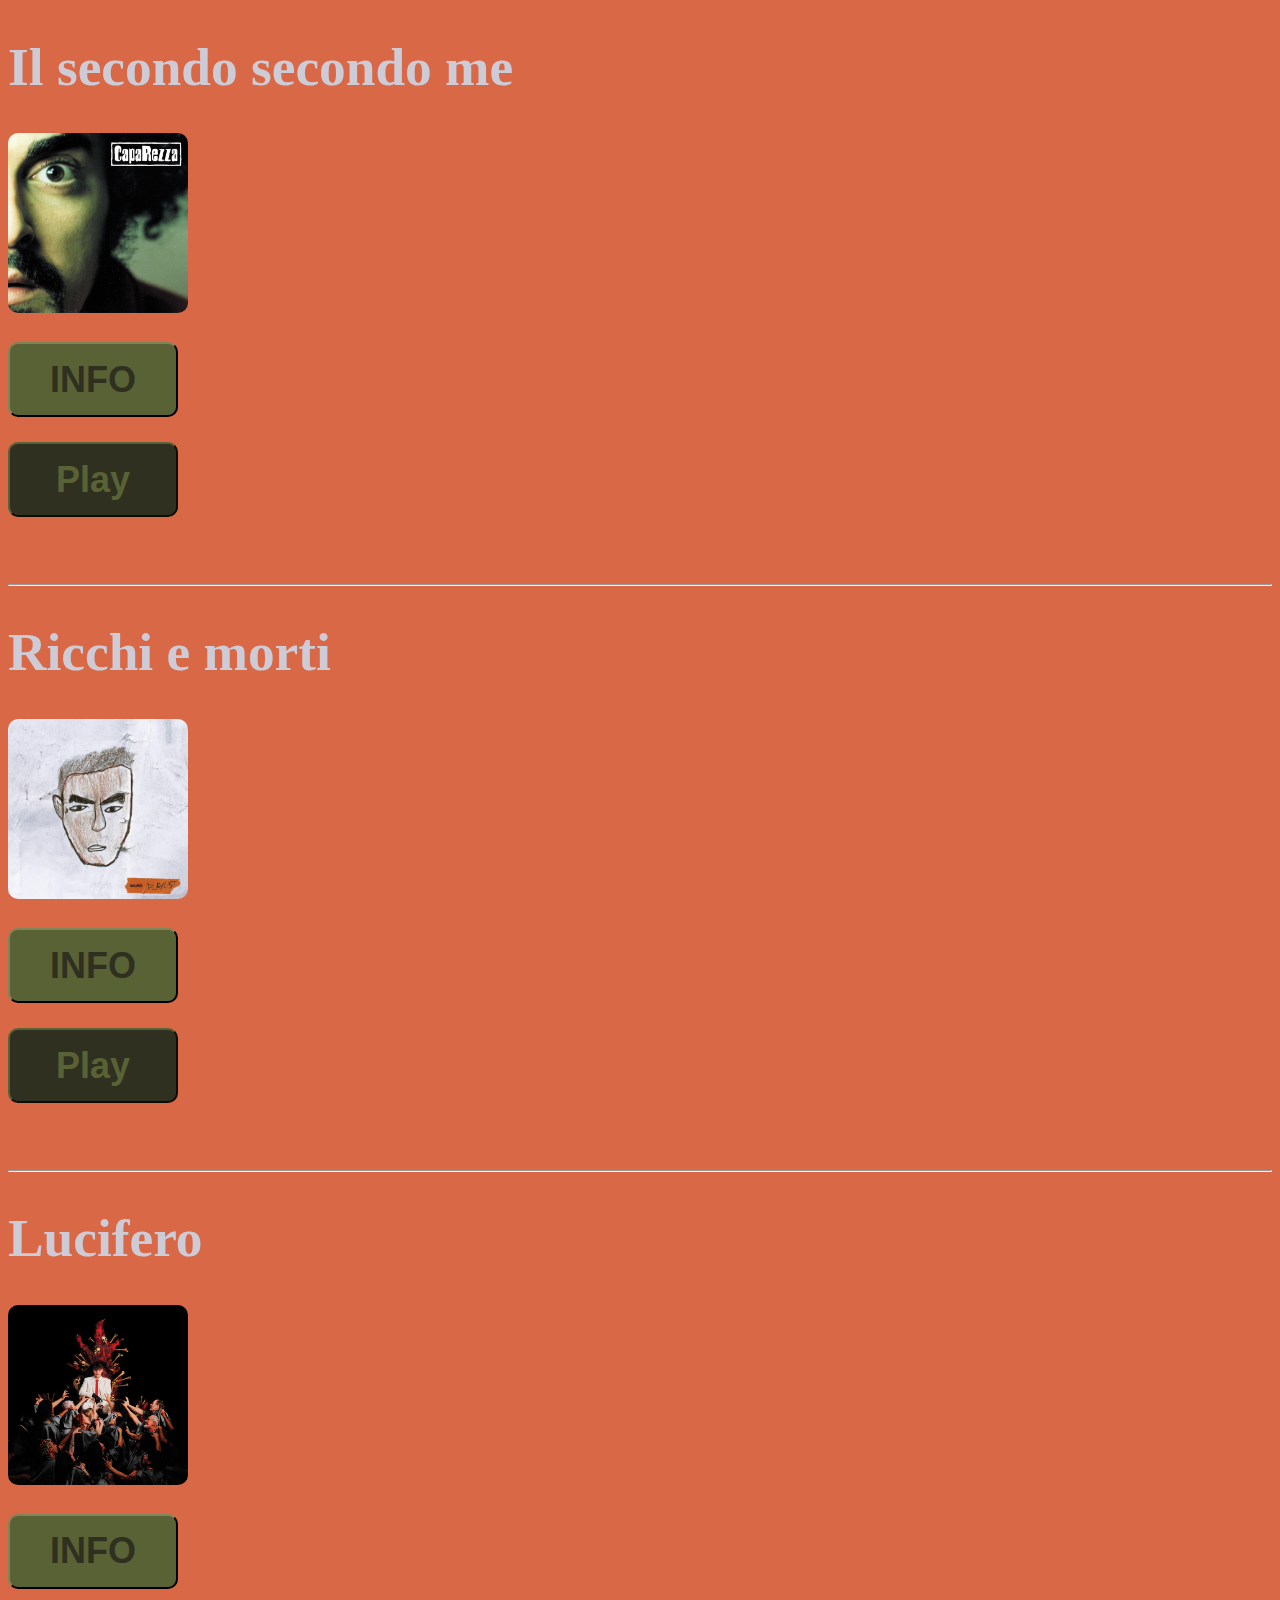
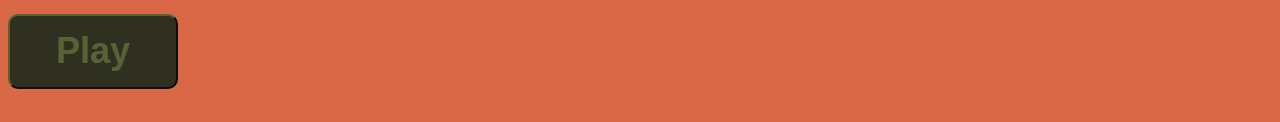
<file: index.html>
<!DOCTYPE html>
<html lang="en">

<head>
    <meta charset="UTF-8">
    <meta name="viewport" content="width=device-width, initial-scale=1.0">
    <title>canzoni</title>
    <link rel="stylesheet" href="style.css">
    <script src="script.js" defer></script>
</head>

<body class="sfondo">
    <h1 id="titolo1"></h1>
    <a href="veritasupposte.html">
        <img id="img1" src="">
    </a>
    <div class="spazio">
        <button class="info" onclick="info1()">INFO</button>
    </div>
    <div class="spazio">
        <button class="play" id="play1">Play</button>
    </div>
    <p id="infoc1"></p>
    <div class="iframe1">
        <iframe id="video1" width="560" height="315" src="https://www.youtube.com/embed/10DIJs67ReI?si=TORkVJDJUx7KZd73"
            title="YouTube video player" frameborder="0"
            allow="accelerometer; autoplay; clipboard-write; encrypted-media; gyroscope; picture-in-picture; web-share"
            referrerpolicy="strict-origin-when-cross-origin" allowfullscreen></iframe>
    </div>
    <div class="spazio"></div>

    <hr>

    <h1 id="titolo2"></h1>
    <a href="playlist.html">
        <img id="img2" src="">
    </a>
    <div class="spazio">
        <button class="info" onclick="info2()">INFO</button>
    </div>
    <div class="spazio">
        <button class="play" id="play2">Play</button>
    </div>
    <p id="infoc2"></p>
    <div class="iframe2">
        <iframe id="video2" width="560" height="315" src="https://www.youtube.com/embed/jMC1qSotmv4?si=tTArpmxq5GQIgD2a"
            title="YouTube video player" frameborder="0"
            allow="accelerometer; autoplay; clipboard-write; encrypted-media; gyroscope; picture-in-picture; web-share"
            referrerpolicy="strict-origin-when-cross-origin" allowfullscreen></iframe>
    </div>
    <div class="spazio"></div>

    <hr>

    <h1 id="titolo3"></h1>
    <a href="nomidiavolo.html">
        <img id="img3" src="">
    </a>
    <div class="spazio">
        <button class="info" onclick="info3()">INFO</button>
    </div>
    <div class="spazio">
        <button class="play" id="play3">Play</button>
    </div>
    <div class="iframe3 spazio">
        <iframe id="video3" width="560" height="315" src="https://www.youtube.com/embed/3F0LppqS6AU?si=PkQ2cqJCtp0z5j5F"
            title="YouTube video player" frameborder="0"
            allow="accelerometer; autoplay; clipboard-write; encrypted-media; gyroscope; picture-in-picture; web-share"
            referrerpolicy="strict-origin-when-cross-origin" allowfullscreen></iframe>
    </div>
    <p id="infoc3"></p>
</body>

</html>
</file>
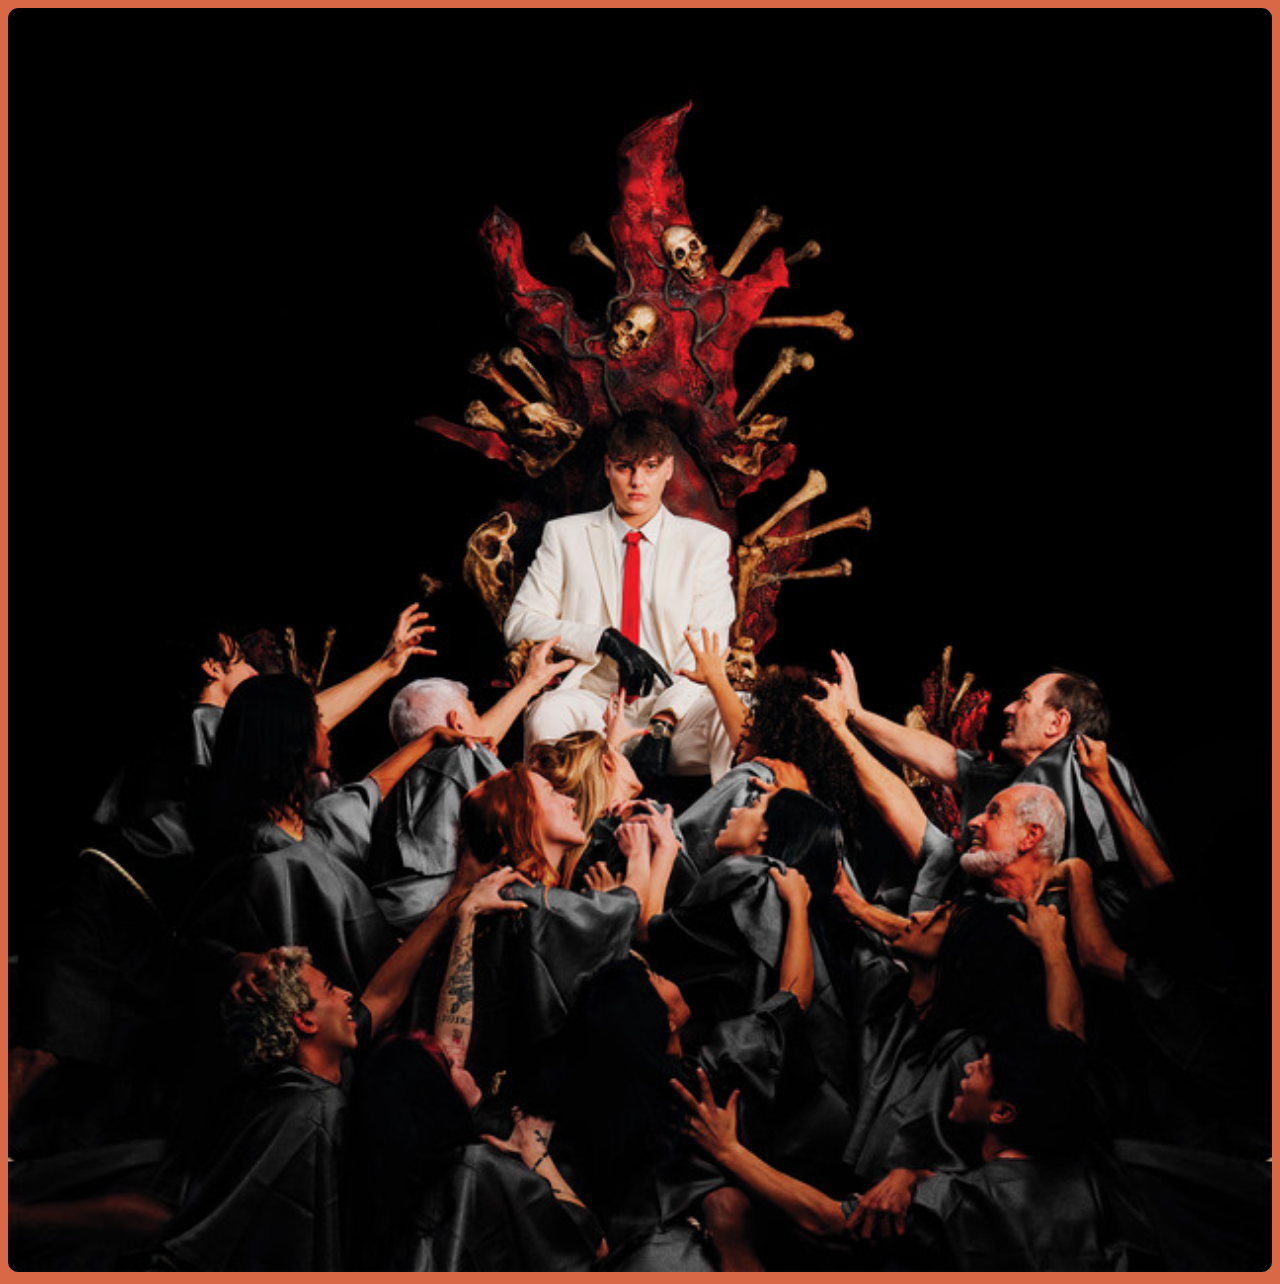
<file: nomidiavolo.html>
<!DOCTYPE html>
<html lang="en">
<head>
    <meta charset="UTF-8">
    <meta name="viewport" content="width=device-width, initial-scale=1.0">
    <link rel="stylesheet" href="style.css">
    <title>I nomi del diavolo</title>
</head>
<body class="sfondo">
    <img class="imgrande" src="images/nomidiavolo.jpg">
</body>
</html>
</file>
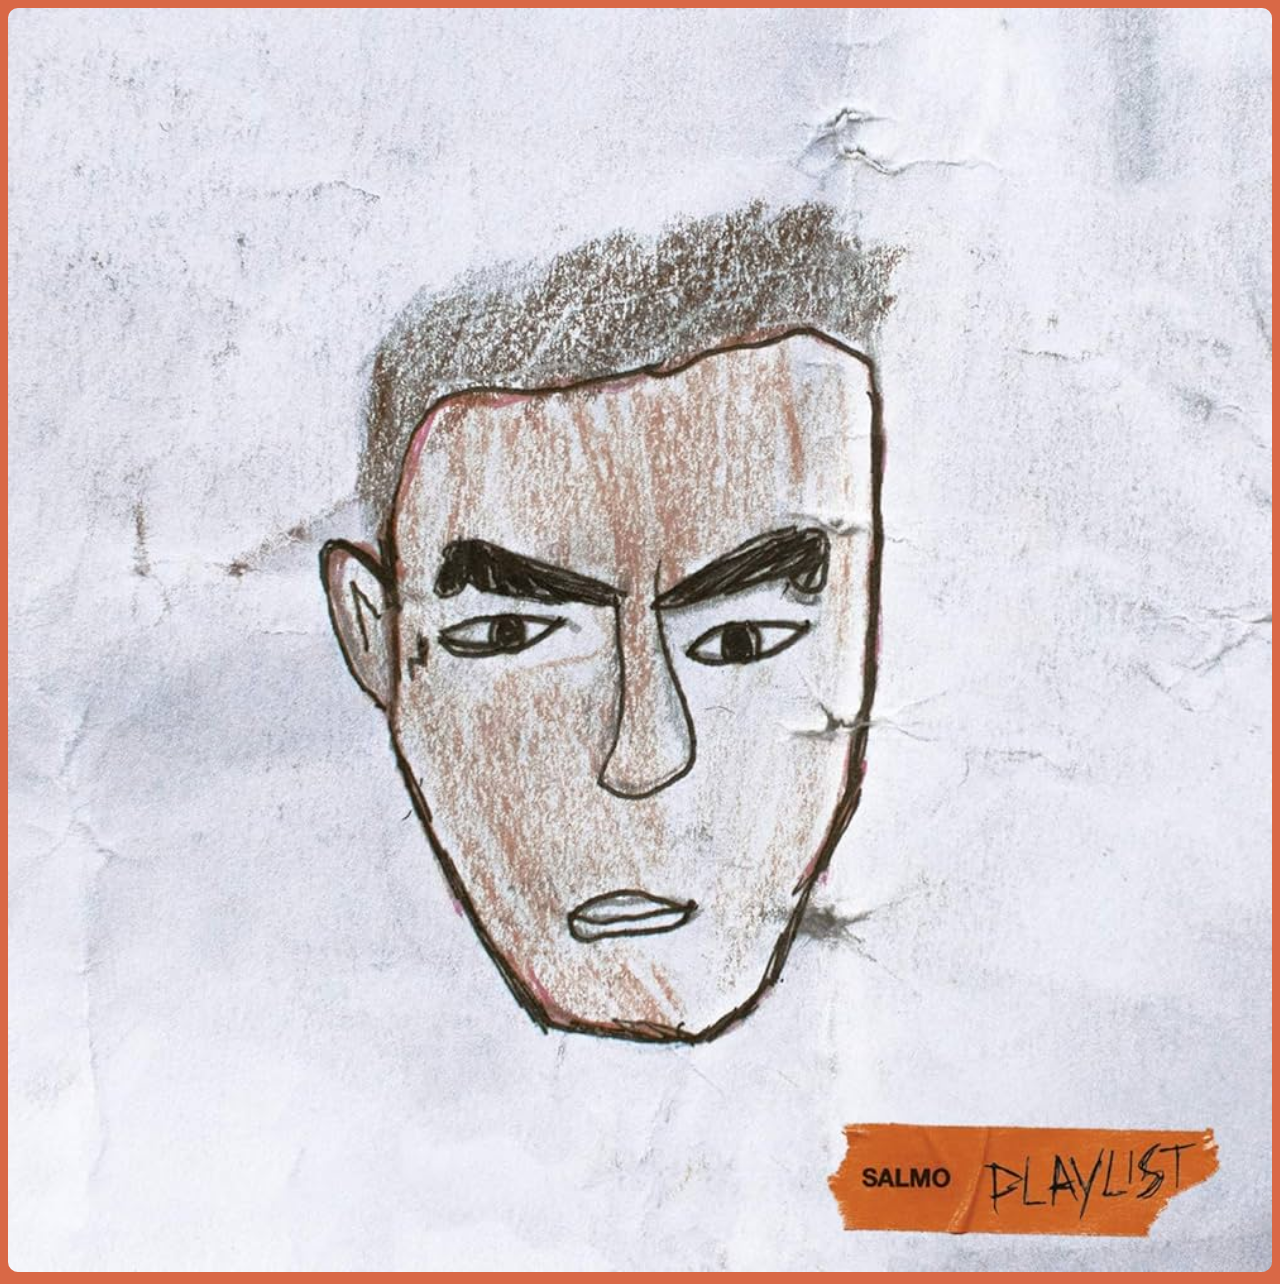
<file: playlist.html>
<!DOCTYPE html>
<html lang="en">
<head>
    <meta charset="UTF-8">
    <meta name="viewport" content="width=device-width, initial-scale=1.0">
    <link rel="stylesheet" href="style.css">
    <title>Playlist</title>
</head>
<body class="sfondo">
    <img class="imgrande" src="images/playlist.jpg">
</body>
</html>
</file>
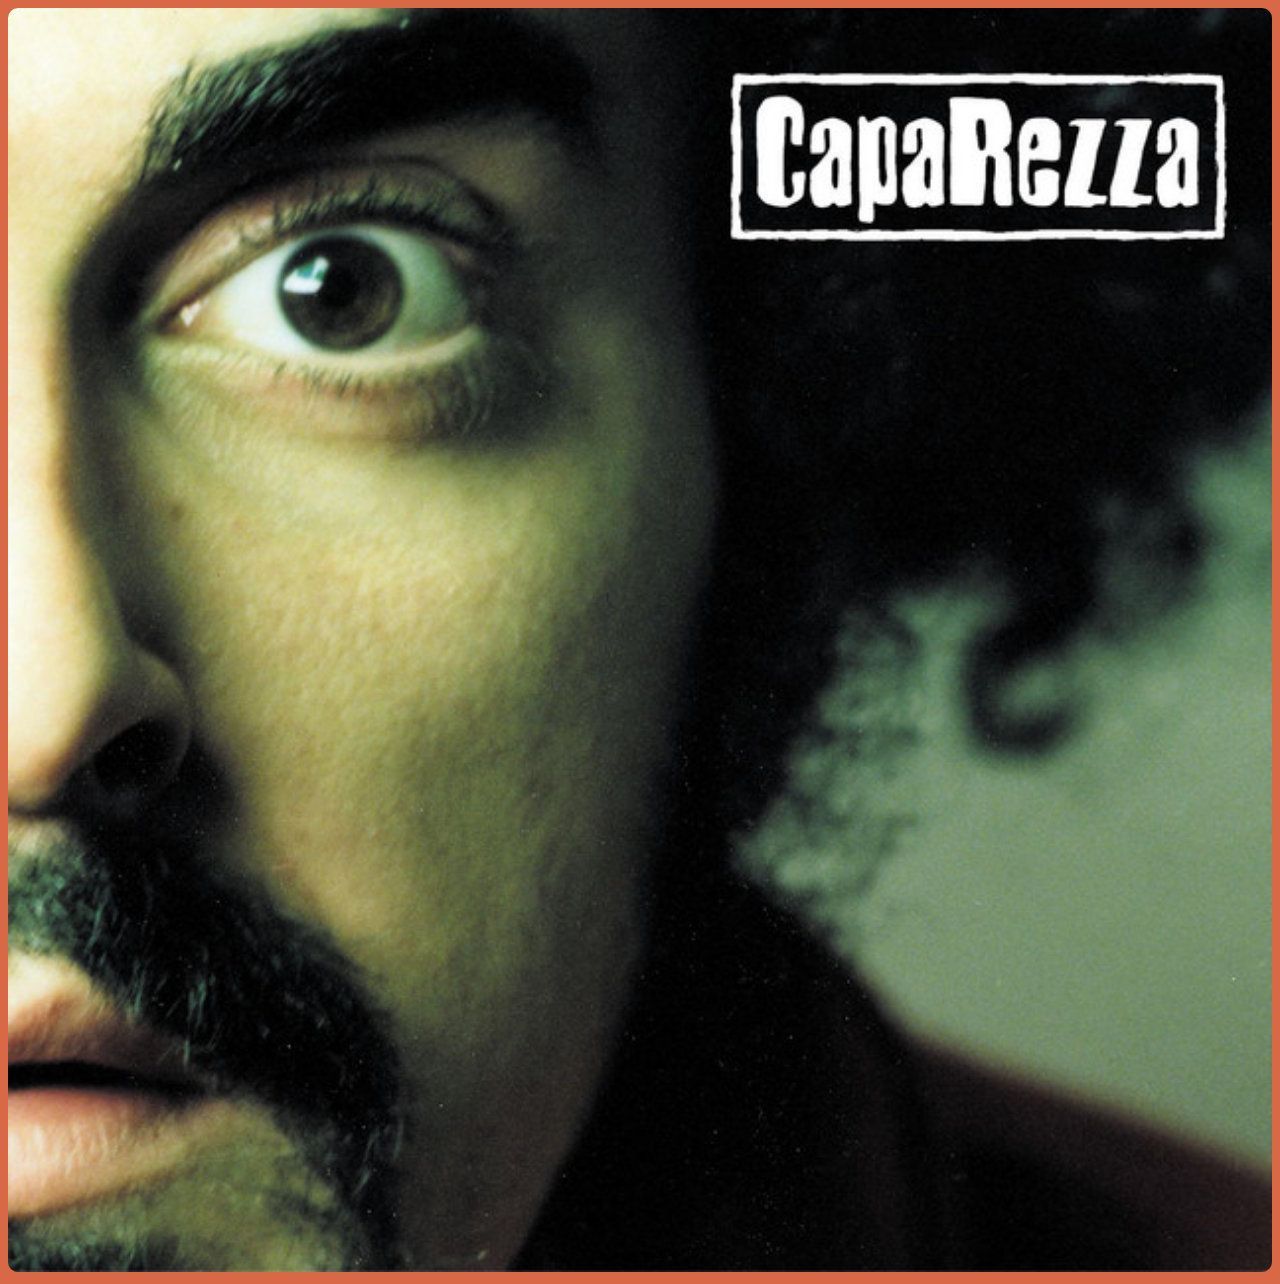
<file: veritasupposte.html>
<!DOCTYPE html>
<html lang="en">
<head>
    <meta charset="UTF-8">
    <meta name="viewport" content="width=device-width, initial-scale=1.0">
    <link rel="stylesheet" href="style.css">
    <title>Verità supposte</title>
</head>
<body class="sfondo">
    <img class="imgrande" src="images/veritasupposte.jpg">
</body>
</html>
</file>
<file: style.css>
.imgrande {
    width: 100%;
    height: 100%;
}

button {
    display: block;
    width: 170px;
    height: 75px;
    border-radius: 10px;
    font-weight: bolder;
    font-size: 27pt;
}

.spazio {
    padding-top: 25px;
}

.sfondo {
    background-color: #D96846;
}

h1 {
    color: #CDCBD6;
    font-weight: bolder;
    font-size: 40pt;
}

.play {
    background-color: #2F3020;
    border-color: #596235;
    color: #596235;
}

.info {
    background-color: #596235;
    border-color: #2F3020;
    color: #2F3020;
}

p {
    color: #CDCBD6;
    font-size: 25pt;
}

iframe {
    border-radius: 10px;
}

@media (min-width: 522px) {
    img {
        width: 180px;
        height: 180px;
        border-radius: 10px;
    }

    .iframe1 {
        position: absolute;
        left: 300px;
        top: 155px;
    }

    .iframe2 {
        position: absolute;
        left: 300px;
        top: 740px;
    }

    .iframe3 {
        position: absolute;
        left: 300px;
        top: 1300px;
    }
}

@media (max-width: 521px) {
    img {
        width: 100%;
        height: 100%;
        border-radius: 10px;
    }

    button {
        display: block;
        width: 100%;
        height: 100px;
        font-size: 19pt;
    }

    img {
        width: 100%;
        height: 100%;
    }

    iframe{
        width: 100%;
        height: 300px;
    }

    .iframe1 {
        width: 100%;
        height: 300px;
    }

    .iframe2 {
        width: 100%;
        height: 300px;
    }

    .iframe3 {
        width: 100%;
        height: 300px;
    }
}
</file>
